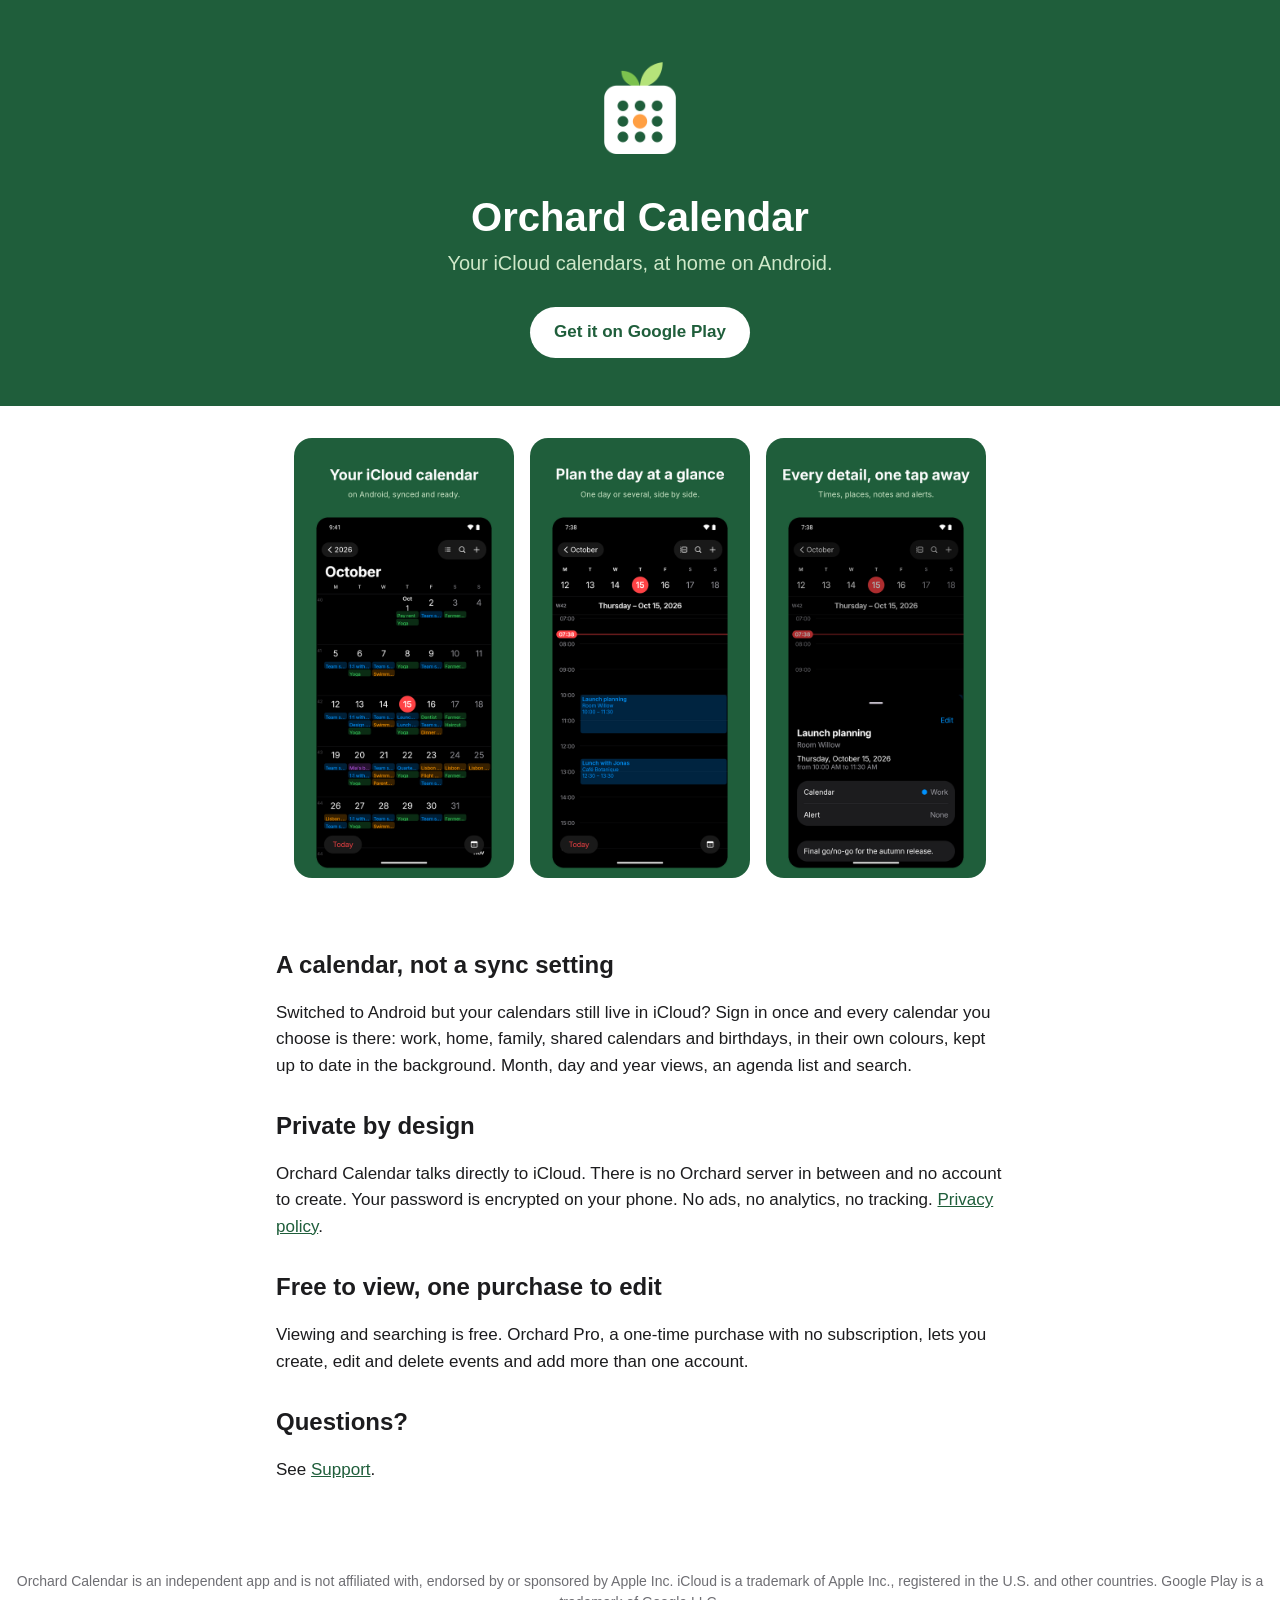
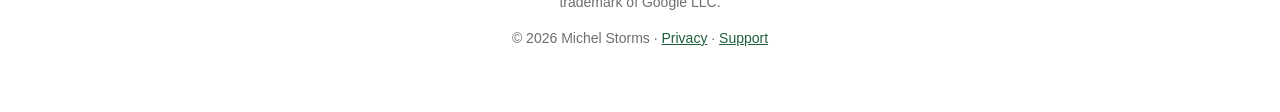
<file: index.html>
<!doctype html>
<html lang="en">
<head>
  <meta charset="utf-8">
  <meta name="viewport" content="width=device-width, initial-scale=1">
  <title>Orchard Calendar</title>
  <meta name="description" content="See and edit your iCloud calendars on Android. Clean, fast and private.">
  <link rel="icon" href="assets/icon.png">
  <link rel="stylesheet" href="assets/site.css">
</head>
<body>
  <header class="hero">
    <img src="assets/icon.png" alt="">
    <h1>Orchard Calendar</h1>
    <p>Your iCloud calendars, at home on Android.</p>
    <a class="button" href="https://play.google.com/store/apps/details?id=com.michelstorms.orchard">Get it on Google Play</a>
  </header>

  <div class="shots">
    <img src="assets/1_month.png" alt="Month view of an iCloud calendar">
    <img src="assets/2_day.png" alt="Day view with the day's events on a timeline">
    <img src="assets/3_detail.png" alt="Details of an event">
  </div>

  <main class="wrap">
    <section>
      <h2>A calendar, not a sync setting</h2>
      <p>Switched to Android but your calendars still live in iCloud? Sign in once and every calendar you choose is there: work, home, family, shared calendars and birthdays, in their own colours, kept up to date in the background. Month, day and year views, an agenda list and search.</p>

      <h2>Private by design</h2>
      <p>Orchard Calendar talks directly to iCloud. There is no Orchard server in between and no account to create. Your password is encrypted on your phone. No ads, no analytics, no tracking. <a href="privacy.html">Privacy policy</a>.</p>

      <h2>Free to view, one purchase to edit</h2>
      <p>Viewing and searching is free. Orchard Pro, a one-time purchase with no subscription, lets you create, edit and delete events and add more than one account.</p>

      <h2>Questions?</h2>
      <p>See <a href="support.html">Support</a>.</p>
    </section>
  </main>

  <footer>
    <p>Orchard Calendar is an independent app and is not affiliated with, endorsed by or sponsored by Apple Inc. iCloud is a trademark of Apple Inc., registered in the U.S. and other countries. Google Play is a trademark of Google LLC.</p>
    <p>© 2026 Michel Storms · <a href="privacy.html">Privacy</a> · <a href="support.html">Support</a></p>
  </footer>
</body>
</html>
</file>
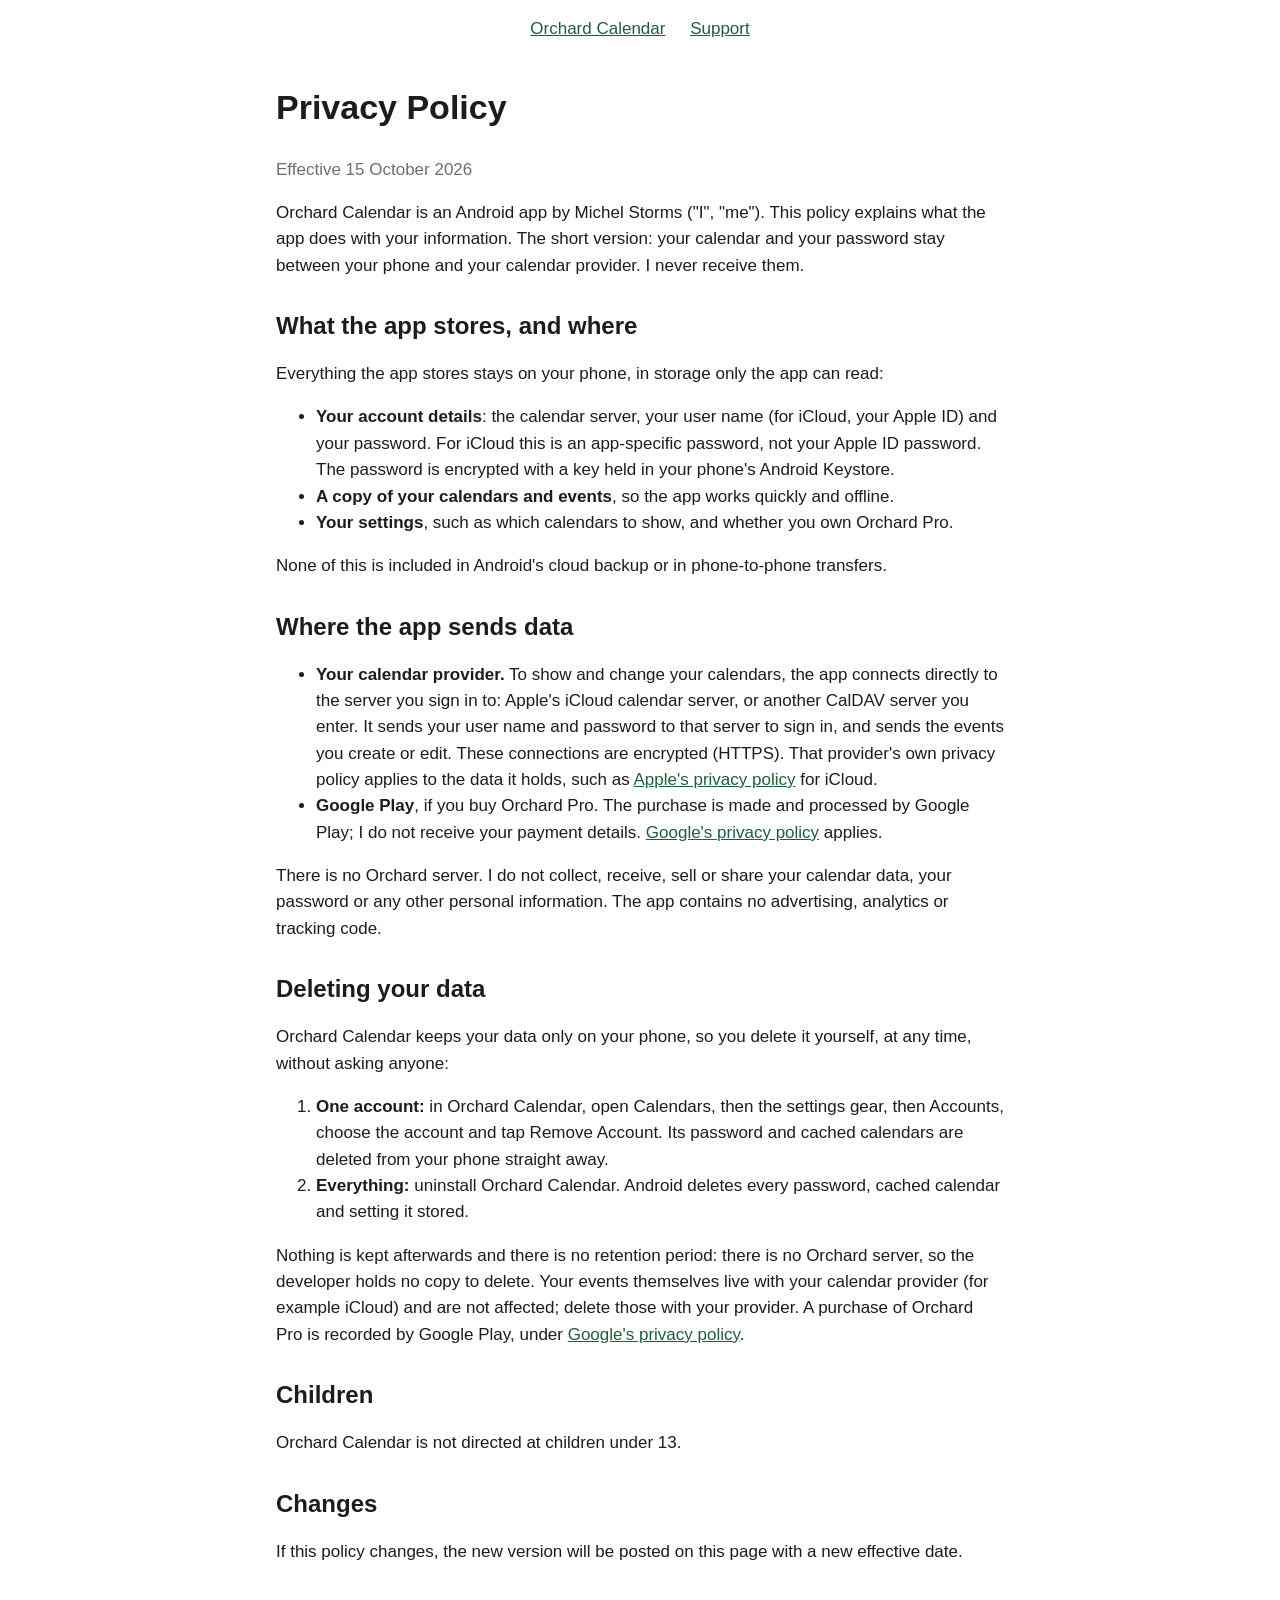
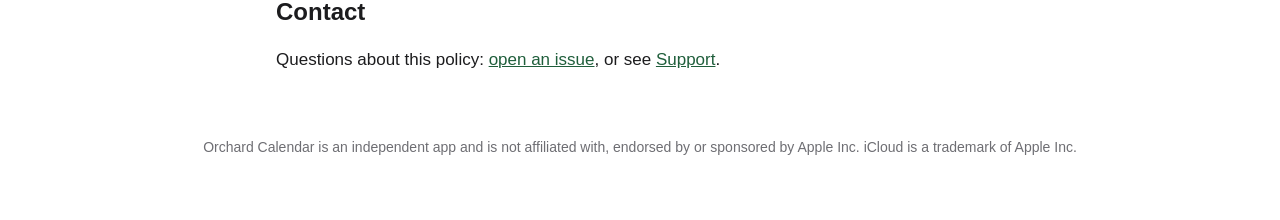
<file: privacy.html>
<!doctype html>
<html lang="en">
<head>
  <meta charset="utf-8">
  <meta name="viewport" content="width=device-width, initial-scale=1">
  <title>Privacy Policy · Orchard Calendar</title>
  <link rel="icon" href="assets/icon.png">
  <link rel="stylesheet" href="assets/site.css">
</head>
<body>
  <nav class="top"><a href="index.html">Orchard Calendar</a> <a href="support.html">Support</a></nav>
  <main class="wrap">
    <h1>Privacy Policy</h1>
    <p class="muted">Effective 15 October 2026</p>

    <p>Orchard Calendar is an Android app by Michel Storms ("I", "me"). This policy explains what the app does with your information. The short version: your calendar and your password stay between your phone and your calendar provider. I never receive them.</p>

    <h2>What the app stores, and where</h2>
    <p>Everything the app stores stays on your phone, in storage only the app can read:</p>
    <ul>
      <li><strong>Your account details</strong>: the calendar server, your user name (for iCloud, your Apple ID) and your password. For iCloud this is an app-specific password, not your Apple ID password. The password is encrypted with a key held in your phone's Android Keystore.</li>
      <li><strong>A copy of your calendars and events</strong>, so the app works quickly and offline.</li>
      <li><strong>Your settings</strong>, such as which calendars to show, and whether you own Orchard Pro.</li>
    </ul>
    <p>None of this is included in Android's cloud backup or in phone-to-phone transfers.</p>

    <h2>Where the app sends data</h2>
    <ul>
      <li><strong>Your calendar provider.</strong> To show and change your calendars, the app connects directly to the server you sign in to: Apple's iCloud calendar server, or another CalDAV server you enter. It sends your user name and password to that server to sign in, and sends the events you create or edit. These connections are encrypted (HTTPS). That provider's own privacy policy applies to the data it holds, such as <a href="https://www.apple.com/legal/privacy/">Apple's privacy policy</a> for iCloud.</li>
      <li><strong>Google Play</strong>, if you buy Orchard Pro. The purchase is made and processed by Google Play; I do not receive your payment details. <a href="https://policies.google.com/privacy">Google's privacy policy</a> applies.</li>
    </ul>
    <p>There is no Orchard server. I do not collect, receive, sell or share your calendar data, your password or any other personal information. The app contains no advertising, analytics or tracking code.</p>

    <h2 id="delete-your-data">Deleting your data</h2>
    <p>Orchard Calendar keeps your data only on your phone, so you delete it yourself, at any time, without asking anyone:</p>
    <ol>
      <li><strong>One account:</strong> in Orchard Calendar, open Calendars, then the settings gear, then Accounts, choose the account and tap Remove Account. Its password and cached calendars are deleted from your phone straight away.</li>
      <li><strong>Everything:</strong> uninstall Orchard Calendar. Android deletes every password, cached calendar and setting it stored.</li>
    </ol>
    <p>Nothing is kept afterwards and there is no retention period: there is no Orchard server, so the developer holds no copy to delete. Your events themselves live with your calendar provider (for example iCloud) and are not affected; delete those with your provider. A purchase of Orchard Pro is recorded by Google Play, under <a href="https://policies.google.com/privacy">Google's privacy policy</a>.</p>

    <h2>Children</h2>
    <p>Orchard Calendar is not directed at children under 13.</p>

    <h2>Changes</h2>
    <p>If this policy changes, the new version will be posted on this page with a new effective date.</p>

    <h2>Contact</h2>
    <p>Questions about this policy: <a href="https://github.com/stormychel/orchard-calendar/issues">open an issue</a>, or see <a href="support.html">Support</a>.</p>
  </main>
  <footer>
    <p>Orchard Calendar is an independent app and is not affiliated with, endorsed by or sponsored by Apple Inc. iCloud is a trademark of Apple Inc.</p>
  </footer>
</body>
</html>
</file>
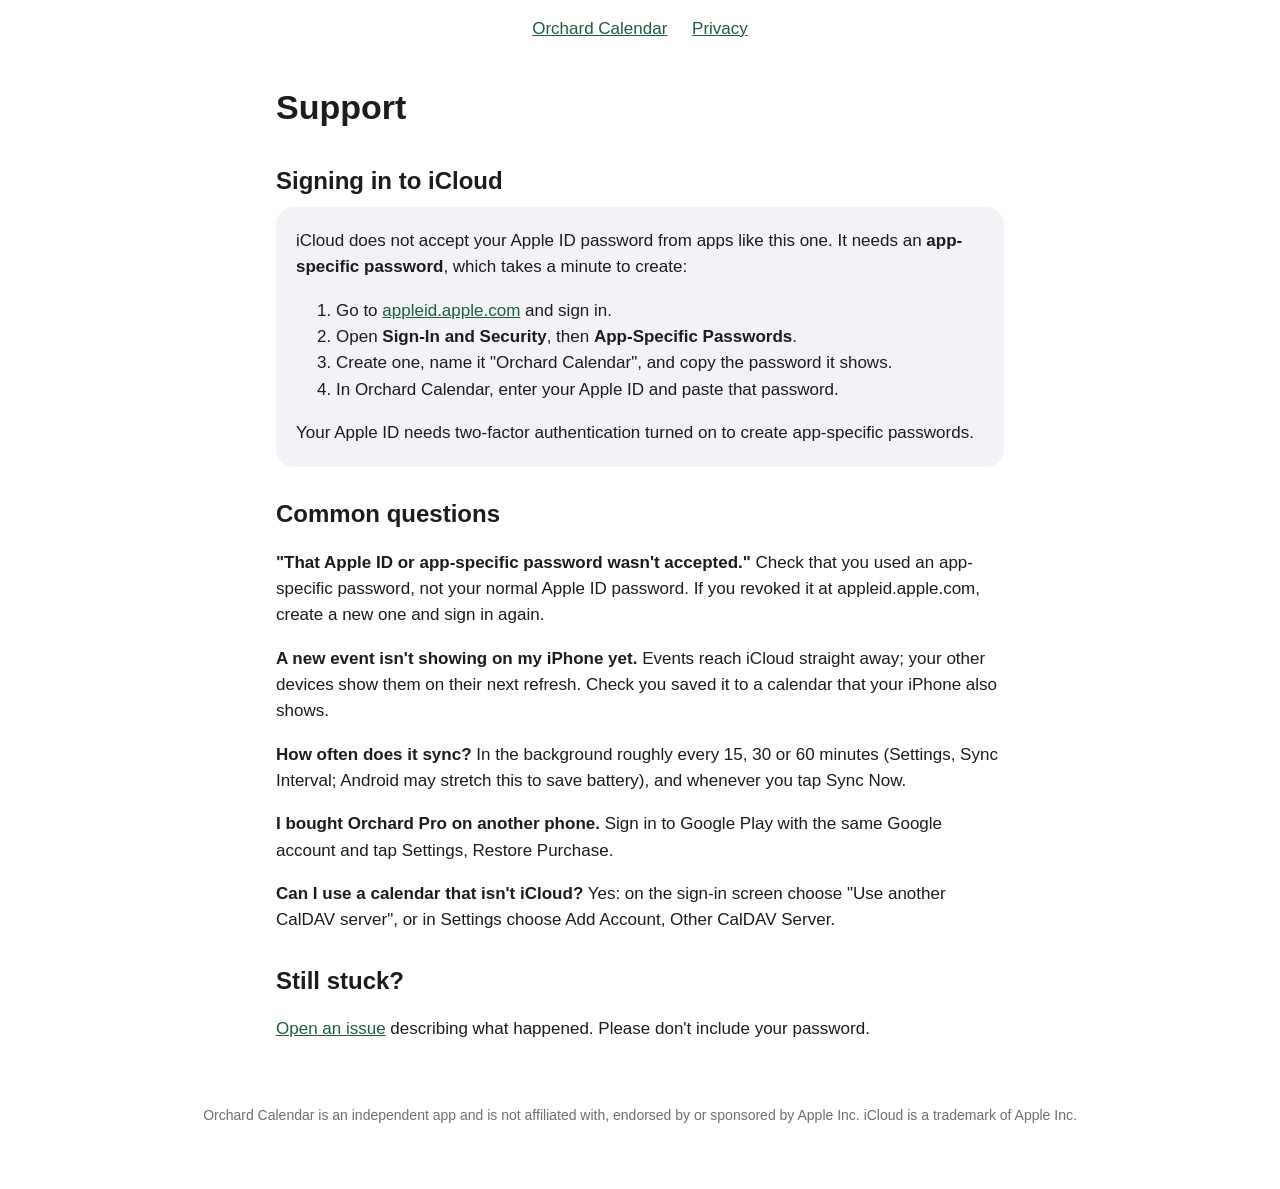
<file: support.html>
<!doctype html>
<html lang="en">
<head>
  <meta charset="utf-8">
  <meta name="viewport" content="width=device-width, initial-scale=1">
  <title>Support · Orchard Calendar</title>
  <link rel="icon" href="assets/icon.png">
  <link rel="stylesheet" href="assets/site.css">
</head>
<body>
  <nav class="top"><a href="index.html">Orchard Calendar</a> <a href="privacy.html">Privacy</a></nav>
  <main class="wrap">
    <h1>Support</h1>

    <h2>Signing in to iCloud</h2>
    <div class="card">
      <p>iCloud does not accept your Apple ID password from apps like this one. It needs an <strong>app-specific password</strong>, which takes a minute to create:</p>
      <ol>
        <li>Go to <a href="https://appleid.apple.com">appleid.apple.com</a> and sign in.</li>
        <li>Open <strong>Sign-In and Security</strong>, then <strong>App-Specific Passwords</strong>.</li>
        <li>Create one, name it "Orchard Calendar", and copy the password it shows.</li>
        <li>In Orchard Calendar, enter your Apple ID and paste that password.</li>
      </ol>
      <p>Your Apple ID needs two-factor authentication turned on to create app-specific passwords.</p>
    </div>

    <h2>Common questions</h2>
    <p><strong>"That Apple ID or app-specific password wasn't accepted."</strong> Check that you used an app-specific password, not your normal Apple ID password. If you revoked it at appleid.apple.com, create a new one and sign in again.</p>
    <p><strong>A new event isn't showing on my iPhone yet.</strong> Events reach iCloud straight away; your other devices show them on their next refresh. Check you saved it to a calendar that your iPhone also shows.</p>
    <p><strong>How often does it sync?</strong> In the background roughly every 15, 30 or 60 minutes (Settings, Sync Interval; Android may stretch this to save battery), and whenever you tap Sync Now.</p>
    <p><strong>I bought Orchard Pro on another phone.</strong> Sign in to Google Play with the same Google account and tap Settings, Restore Purchase.</p>
    <p><strong>Can I use a calendar that isn't iCloud?</strong> Yes: on the sign-in screen choose "Use another CalDAV server", or in Settings choose Add Account, Other CalDAV Server.</p>

    <h2>Still stuck?</h2>
    <p><a href="https://github.com/stormychel/orchard-calendar/issues">Open an issue</a> describing what happened. Please don't include your password.</p>
  </main>
  <footer>
    <p>Orchard Calendar is an independent app and is not affiliated with, endorsed by or sponsored by Apple Inc. iCloud is a trademark of Apple Inc.</p>
  </footer>
</body>
</html>
</file>
<file: assets/site.css>
:root {
  --green: #1f5e3b;
  --leaf: #cfe8c9;
  --apricot: #ff9f43;
  --bg: #ffffff;
  --text: #1c1c1e;
  --muted: #6e6e73;
  --card: #f2f2f7;
  --link: #1f5e3b;
}
@media (prefers-color-scheme: dark) {
  :root {
    --bg: #000000;
    --text: #f2f2f7;
    --muted: #a1a1a6;
    --card: #1c1c1e;
    --link: #8fd48a;
  }
}
* { box-sizing: border-box; }
body {
  margin: 0;
  background: var(--bg);
  color: var(--text);
  font: 17px/1.55 -apple-system, BlinkMacSystemFont, "Inter", "Segoe UI", Roboto, sans-serif;
}
a { color: var(--link); }
.wrap { max-width: 760px; margin: 0 auto; padding: 0 16px; }
header.hero { background: var(--green); color: #fff; text-align: center; padding: 56px 16px 48px; }
header.hero img { width: 112px; height: 112px; border-radius: 26px; }
header.hero h1 { font-size: 40px; line-height: 1.15; margin: 18px 0 8px; }
header.hero p { color: var(--leaf); font-size: 20px; margin: 0 0 28px; }
.button {
  display: inline-block; background: #fff; color: var(--green); font-weight: 600;
  padding: 12px 24px; border-radius: 999px; text-decoration: none;
}
/* "safe": when the strip overflows, start at its left edge instead of centring it out of reach. */
.shots { display: flex; gap: 16px; justify-content: safe center; padding: 32px 16px; overflow-x: auto; }
.shots img { width: 220px; height: auto; border-radius: 18px; flex: none; }
section { padding: 8px 0 24px; }
h2 { font-size: 24px; margin: 28px 0 8px; }
.card { background: var(--card); border-radius: 18px; padding: 4px 20px; }
nav.top { padding: 16px; text-align: center; }
nav.top a { margin: 0 10px; }
footer { color: var(--muted); font-size: 14px; text-align: center; padding: 32px 16px 48px; }
.muted { color: var(--muted); }
@media (max-width: 520px) {
  header.hero h1 { font-size: 32px; }
  .shots img { width: 180px; }
}
</file>
